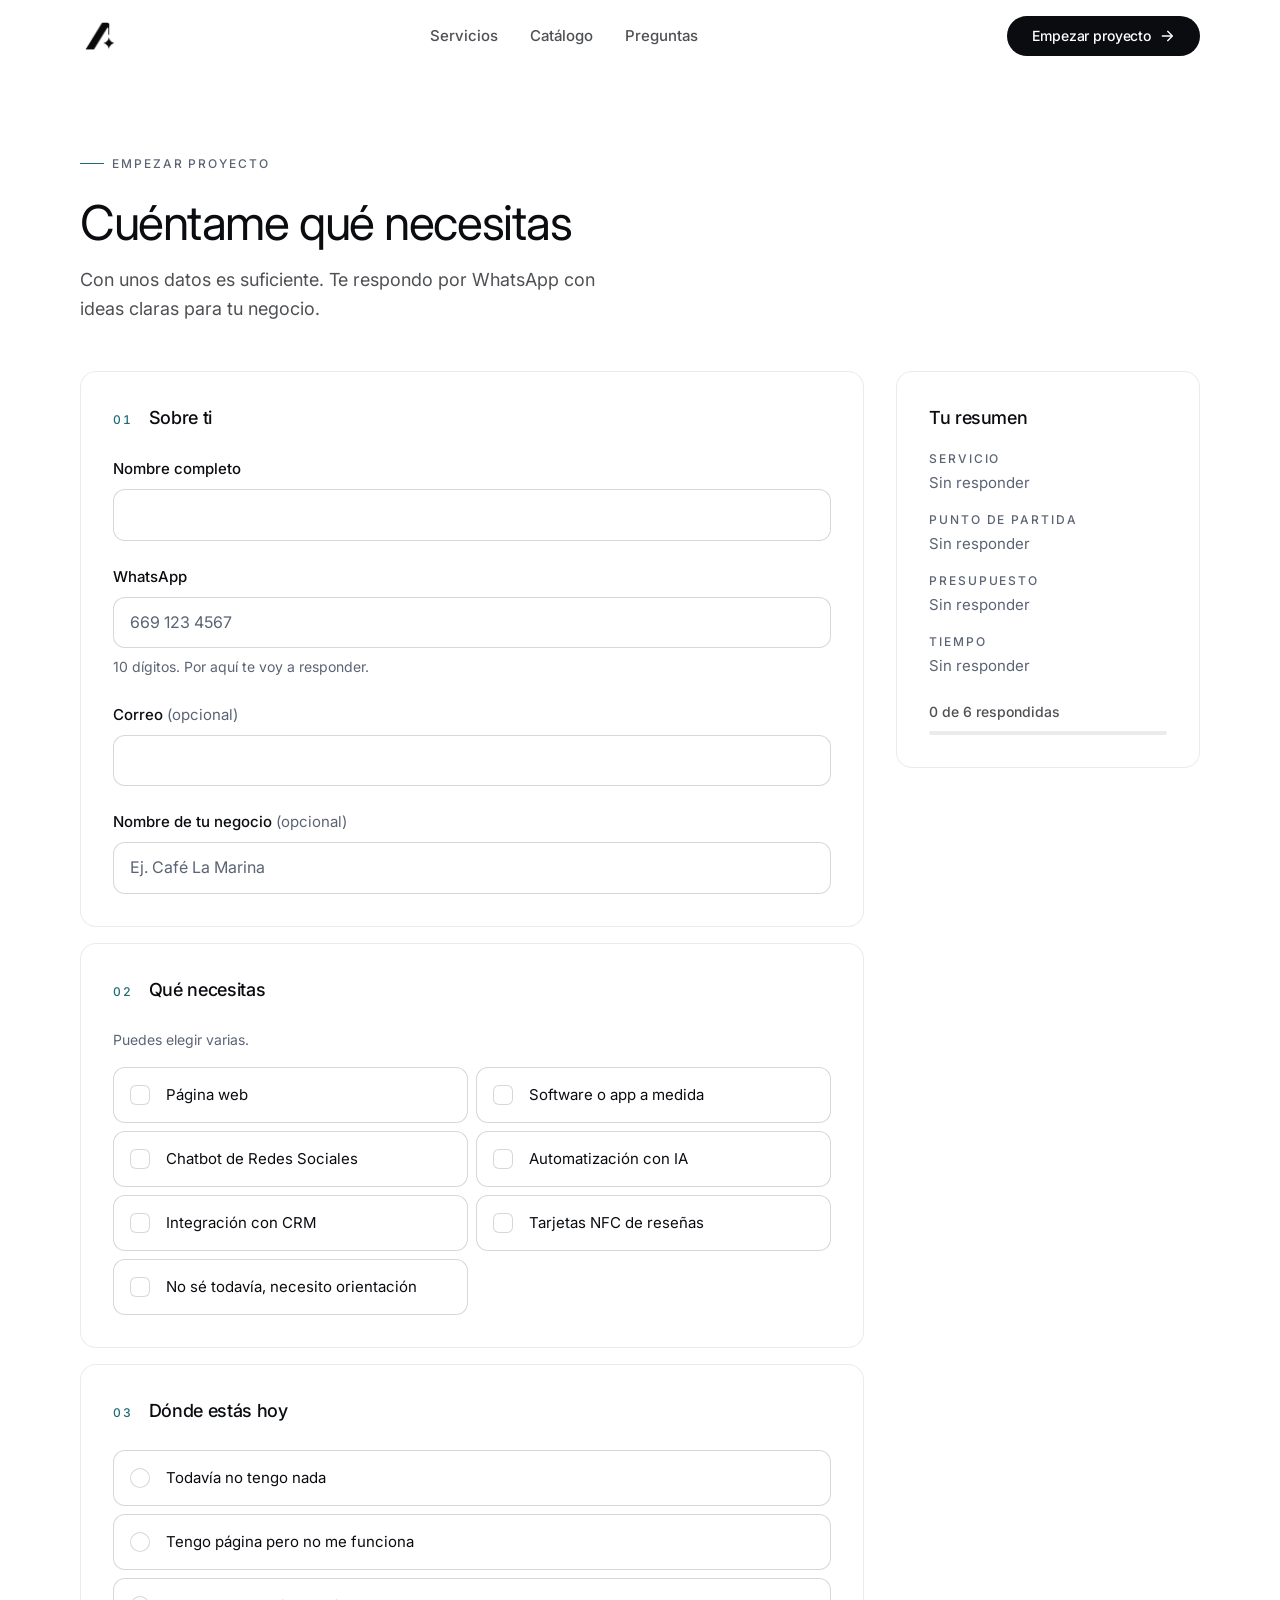
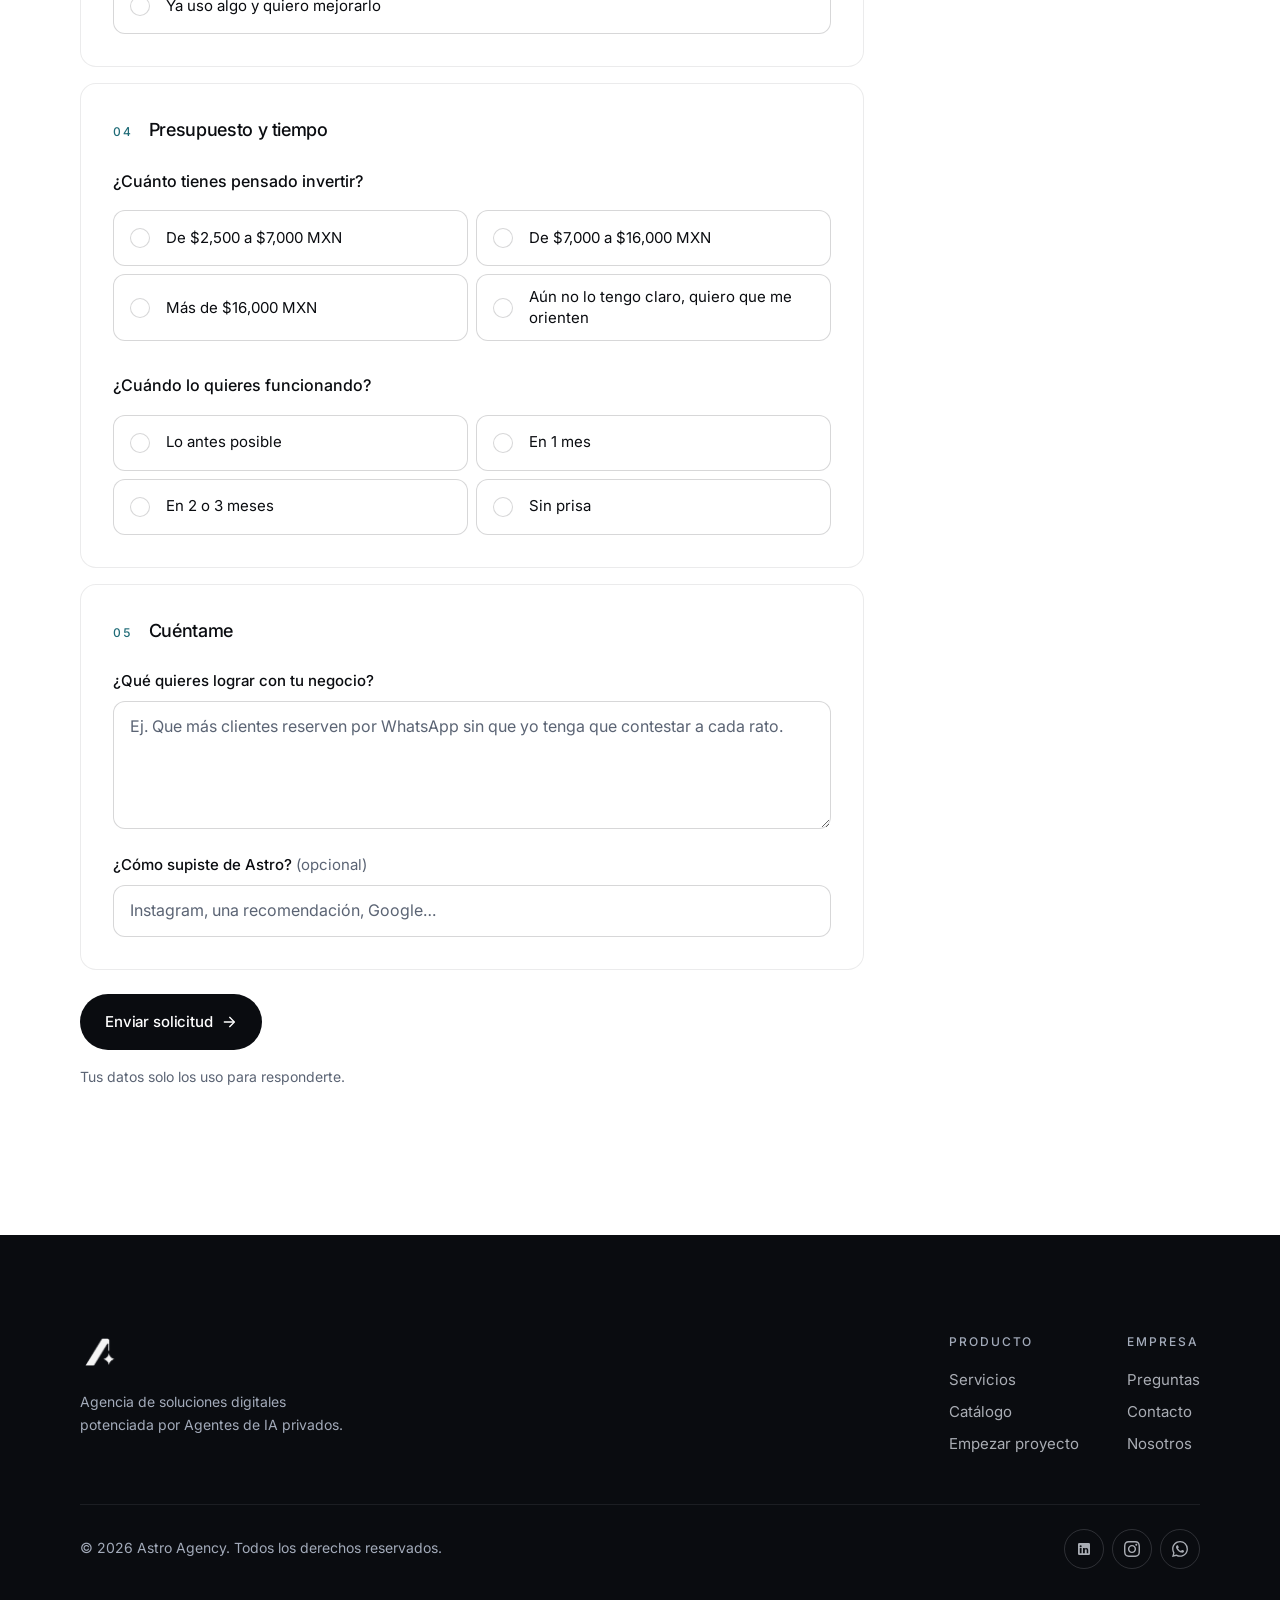
<file: empezar.html>
<!DOCTYPE html>
<html lang="es-MX">
<head>
  <meta charset="UTF-8" />
  <meta name="viewport" content="width=device-width, initial-scale=1.0" />
  <title>Empezar proyecto — Astro</title>
  <meta name="description" content="Cuéntanos qué necesita tu negocio en Mazatlán: página web, chatbot, automatización o tarjetas NFC de reseñas. Te respondemos por WhatsApp en menos de 24 horas." />
  <link rel="canonical" href="https://byastro.lat/empezar.html" />
  <link rel="icon" href="/favicon.ico" sizes="any" />
  <link rel="icon" type="image/png" sizes="32x32" href="assets/favicon-32.png" />
  <link rel="icon" type="image/png" sizes="192x192" href="assets/favicon-192.png" />
  <link rel="apple-touch-icon" href="assets/apple-touch-icon.png" />
  <meta name="theme-color" content="#030509" />
  <meta property="og:title" content="Empezar proyecto — Astro" />
  <meta property="og:description" content="Con unos datos es suficiente. Te respondo por WhatsApp con ideas claras para tu negocio." />
  <meta property="og:type" content="website" />
  <meta property="og:url" content="https://byastro.lat/empezar.html" />
  <meta property="og:locale" content="es_MX" />

  <link rel="preconnect" href="https://fonts.googleapis.com" />
  <link rel="preconnect" href="https://fonts.gstatic.com" crossorigin />
  <link rel="stylesheet" href="https://fonts.googleapis.com/css2?family=Inter:wght@300;400;500&display=swap" />
  <link rel="stylesheet" href="astro.css?v=2026-11-05" />

  <script>
    (function () {
      var t;
      try { t = localStorage.getItem('theme'); } catch (e) {}
      if (t !== 'light' && t !== 'dark') {
        t = window.matchMedia && window.matchMedia('(prefers-color-scheme: dark)').matches ? 'dark' : 'light';
      }
      document.documentElement.setAttribute('data-theme', t);
    })();
  </script>
  <style>
    /* Estilos propios de "Empezar proyecto". Tokens, base, botones, nav y footer en astro.css */

    .start {
      padding: calc(var(--nav-h) + var(--s-6)) 0 var(--section-y);
    }

    .start-header {
      max-width: 640px;
      margin: 0 0 var(--s-6);
    }

    .start-title {
      font-size: var(--fs-h2);
      font-weight: 400;
      line-height: 1.1;
      letter-spacing: var(--tracking-tight);
      color: var(--text);
      margin-bottom: var(--s-2);
    }

    .start-subtitle {
      max-width: 520px;
      color: var(--text-2);
    }

    .start-layout {
      display: grid;
      grid-template-columns: 1fr;
      gap: var(--s-3);
      align-items: start;
    }

    .start-form {
      display: flex;
      flex-direction: column;
      gap: var(--s-2);
    }

    /* Sección del formulario */
    .form-section {
      min-width: 0;
      margin: 0;
      padding: var(--s-3);
    }

    .form-legend {
      display: flex;
      align-items: baseline;
      gap: var(--s-2);
      padding: 0;
      margin-bottom: var(--s-3);
      font-size: 1.125rem;
      font-weight: 500;
      letter-spacing: -0.02em;
      color: var(--text);
    }

    /* El legend nativo se monta sobre el borde; float lo mete dentro de la tarjeta */
    legend.form-legend { float: left; width: 100%; }
    legend.form-legend + * { clear: both; }

    .form-num {
      font-size: var(--fs-xs);
      font-weight: 500;
      letter-spacing: var(--tracking-label);
      font-variant-numeric: tabular-nums;
      color: var(--accent);
    }

    .form-sub {
      font-size: 1rem;
      font-weight: 500;
      color: var(--text);
      margin: 0 0 var(--s-2);
    }

    .form-group {
      border: 0;
      margin: 0;
      padding: 0;
      min-width: 0;
    }

    .form-group + .form-group { margin-top: var(--s-4); }

    .form-hint {
      font-size: var(--fs-sm);
      color: var(--text-3);
      margin: calc(-1 * var(--s-1)) 0 var(--s-2);
    }

    /* Campos de texto */
    .field {
      display: flex;
      flex-direction: column;
      gap: var(--s-1);
    }

    .field + .field { margin-top: var(--s-3); }

    .field-label {
      font-size: var(--fs-md);
      font-weight: 500;
      color: var(--text);
    }

    .field-optional {
      font-weight: 400;
      color: var(--text-3);
    }

    .field-input {
      width: 100%;
      min-height: 48px;
      padding: 12px var(--s-2);
      font: inherit;
      font-size: 1rem;
      color: var(--text);
      background: var(--surface);
      border: 1px solid var(--border-strong);
      border-radius: var(--radius-sm);
      transition: border-color var(--dur-fast) var(--ease);
    }

    .field-input::placeholder { color: var(--text-3); }
    .field-input:hover { border-color: var(--text-3); }

    .field-input:focus {
      outline: 2px solid var(--accent);
      outline-offset: 2px;
      border-color: var(--accent);
    }

    textarea.field-input {
      min-height: 128px;
      resize: vertical;
      line-height: 1.5;
    }

    .field-input[aria-invalid="true"] { border-color: var(--danger); }

    .field-error {
      font-size: var(--fs-sm);
      color: var(--danger);
    }

    .field-error:empty { display: none; }
    .group-error { margin-top: var(--s-1); }

    /* Opciones tipo tarjeta */
    .options {
      display: grid;
      grid-template-columns: 1fr;
      gap: var(--s-1);
    }

    .option {
      position: relative;
      display: flex;
      align-items: center;
      gap: var(--s-2);
      min-height: 56px;
      padding: 12px var(--s-2);
      font-size: var(--fs-md);
      line-height: 1.35;
      color: var(--text);
      background: var(--surface);
      border: 1px solid var(--border-strong);
      border-radius: var(--radius-sm);
      cursor: pointer;
      transition: border-color var(--dur-fast) var(--ease), background-color var(--dur-fast) var(--ease);
    }

    .option:hover { border-color: var(--text-3); }

    .option input {
      position: absolute;
      opacity: 0;
      width: 1px;
      height: 1px;
      pointer-events: none;
    }

    .option-mark {
      flex-shrink: 0;
      display: flex;
      align-items: center;
      justify-content: center;
      width: 20px;
      height: 20px;
      background: var(--surface);
      border: 1px solid var(--border-strong);
      transition: background-color var(--dur-fast) var(--ease), border-color var(--dur-fast) var(--ease);
    }

    .option input[type="checkbox"] + .option-mark { border-radius: 6px; }
    .option input[type="radio"] + .option-mark { border-radius: 50%; }

    .option-mark::after {
      content: "";
      opacity: 0;
      transition: opacity var(--dur-fast) var(--ease);
    }

    .option input[type="checkbox"] + .option-mark::after {
      width: 10px;
      height: 6px;
      border-left: 2px solid var(--on-accent);
      border-bottom: 2px solid var(--on-accent);
      transform: translateY(-1px) rotate(-45deg);
    }

    .option input[type="radio"] + .option-mark::after {
      width: 8px;
      height: 8px;
      border-radius: 50%;
      background: var(--on-accent);
    }

    .option:has(input:checked) {
      border-color: var(--accent);
      background: var(--accent-soft);
    }

    .option input:checked + .option-mark {
      background: var(--accent);
      border-color: var(--accent);
    }

    .option input:checked + .option-mark::after { opacity: 1; }

    .option:has(input:focus-visible) {
      outline: 2px solid var(--accent);
      outline-offset: 3px;
    }

    .options.is-invalid .option { border-color: var(--danger); }

    /* Honeypot */
    .hp {
      position: absolute;
      left: -10000px;
      top: auto;
      width: 1px;
      height: 1px;
      overflow: hidden;
    }

    /* Envío */
    .form-actions {
      display: flex;
      flex-direction: column;
      gap: var(--s-2);
      padding-top: var(--s-1);
    }

    .form-actions .btn {
      width: 100%;
      min-height: 56px;
    }

    .form-privacy {
      font-size: var(--fs-sm);
      color: var(--text-3);
      text-align: center;
    }

    .submit-error { border-color: var(--danger); }
    .submit-error .btn { margin-top: var(--s-2); }

    /* Panel de resumen */
    .summary { padding: var(--s-3); }

    .summary-title {
      font-size: 1.125rem;
      font-weight: 500;
      letter-spacing: -0.02em;
      color: var(--text);
      margin-bottom: var(--s-2);
    }

    .summary-list {
      display: flex;
      flex-direction: column;
      gap: var(--s-2);
      margin-bottom: var(--s-3);
    }

    .summary-item dt {
      font-size: var(--fs-xs);
      font-weight: 500;
      letter-spacing: var(--tracking-label);
      text-transform: uppercase;
      color: var(--text-3);
      margin-bottom: 4px;
    }

    .summary-item dd {
      font-size: var(--fs-md);
      line-height: 1.45;
      color: var(--text);
    }

    .summary-item dd.is-empty { color: var(--text-3); }

    .summary-progress-label {
      display: block;
      margin-bottom: var(--s-1);
      font-size: var(--fs-sm);
      font-weight: 500;
      color: var(--text-2);
    }

    .summary-bar {
      height: 4px;
      overflow: hidden;
      background: var(--border);
      border-radius: var(--radius-pill);
    }

    .summary-bar-fill {
      height: 100%;
      width: 0;
      background: var(--accent);
      border-radius: inherit;
      transition: width var(--dur) var(--ease);
    }

    /* Pantalla de éxito */
    .success {
      max-width: 640px;
      padding: var(--s-5) var(--s-3);
      text-align: center;
    }

    .success:focus { outline: none; }

    .success-icon {
      display: flex;
      align-items: center;
      justify-content: center;
      width: 56px;
      height: 56px;
      margin: 0 auto var(--s-3);
      border-radius: 50%;
      color: var(--accent);
      border: 1px solid var(--border-strong);
    }

    .success-icon svg {
      width: 24px;
      height: 24px;
    }

    .success-title {
      font-size: clamp(1.5rem, 1.1rem + 1.5vw, 2rem);
      font-weight: 400;
      line-height: 1.2;
      letter-spacing: var(--tracking-tight);
      color: var(--text);
      margin-bottom: var(--s-2);
    }

    .success-text {
      color: var(--text-2);
      margin-bottom: var(--s-4);
    }

    .success-actions {
      display: flex;
      flex-direction: column;
      gap: var(--s-2);
      align-items: stretch;
    }

    /* ==========================================================
       RESPONSIVE
       ========================================================== */
    @media (min-width: 600px) {
      .options--grid { grid-template-columns: repeat(2, 1fr); }
      .form-section,
      .summary { padding: var(--s-4); }
      .success-actions {
        flex-direction: row;
        justify-content: center;
      }
    }

    @media (min-width: 900px) {
      .start { padding-top: calc(var(--nav-h) + var(--s-8)); }
      .start-layout {
        grid-template-columns: minmax(0, 1fr) 304px;
        gap: var(--s-4);
      }
      .summary {
        position: sticky;
        top: calc(var(--nav-h) + var(--s-3));
      }
      .form-actions .btn {
        width: auto;
        align-self: flex-start;
      }
      .form-privacy { text-align: left; }
    }
  </style>
</head>
<body>

  <!-- ============================================================
       NAVIGATION
       ============================================================ -->
  <header class="nav" id="nav">
    <div class="container nav-inner">
      <a href="/" class="nav-logo" aria-label="Astro — inicio">
        <img
          class="nav-logo-img"
          src="assets/astro-logo-icon.png"
          width="243"
          height="225"
          alt="Logo Astro"
          decoding="async"
        />
      </a>

      <nav class="nav-links" aria-label="Principal">
        <a href="/#pricing" class="nav-link">Servicios</a>
        <a href="/catalogo.html" class="nav-link">Catálogo</a>
        <a href="/#faq" class="nav-link">Preguntas</a>
      </nav>

      <a href="/empezar.html" class="btn btn-primary nav-cta" aria-current="page">
        Empezar proyecto
        <svg viewBox="0 0 24 24" fill="none" stroke="currentColor" stroke-width="2" stroke-linecap="round" stroke-linejoin="round" aria-hidden="true">
          <path d="M5 12h14" />
          <path d="M13 5l7 7-7 7" />
        </svg>
      </a>

      <button class="nav-toggle" id="navToggle" aria-label="Abrir o cerrar menú" aria-expanded="false" aria-controls="mobileMenu">
        <span class="nav-toggle-icon">
          <span></span><span></span><span></span>
        </span>
      </button>
    </div>
  </header>

  <div class="mobile-menu" id="mobileMenu">
    <a href="/#pricing">Servicios</a>
    <a href="/catalogo.html">Catálogo</a>
    <a href="/#faq">Preguntas</a>
    <a href="/empezar.html" class="btn btn-primary" aria-current="page">
      Empezar proyecto
      <svg viewBox="0 0 24 24" fill="none" stroke="currentColor" stroke-width="2" stroke-linecap="round" stroke-linejoin="round" aria-hidden="true"><path d="M5 12h14"/><path d="M13 5l7 7-7 7"/></svg>
    </a>
  </div>

  <main class="start" id="main">
    <div class="container">

      <header class="start-header">
        <span class="eyebrow">Empezar proyecto</span>
        <h1 class="start-title">Cuéntame qué necesitas</h1>
        <p class="start-subtitle">Con unos datos es suficiente. Te respondo por WhatsApp con ideas claras para tu negocio.</p>
      </header>

      <div class="start-layout" id="startLayout">

        <form class="start-form" id="startForm" novalidate>

          <!-- 01 -->
          <fieldset class="card form-section">
            <legend class="form-legend"><span class="form-num" aria-hidden="true">01</span> Sobre ti</legend>

            <div class="field">
              <label class="field-label" for="nombre">Nombre completo</label>
              <input class="field-input" type="text" id="nombre" name="nombre" autocomplete="name" required aria-describedby="nombre-error" />
              <p class="field-error" id="nombre-error" aria-live="polite"></p>
            </div>

            <div class="field">
              <label class="field-label" for="whatsapp">WhatsApp</label>
              <input class="field-input" type="tel" id="whatsapp" name="whatsapp" inputmode="tel" autocomplete="tel-national" placeholder="669 123 4567" required aria-describedby="whatsapp-hint whatsapp-error" />
              <p class="form-hint" id="whatsapp-hint" style="margin: 0;">10 dígitos. Por aquí te voy a responder.</p>
              <p class="field-error" id="whatsapp-error" aria-live="polite"></p>
            </div>

            <div class="field">
              <label class="field-label" for="correo">Correo <span class="field-optional">(opcional)</span></label>
              <input class="field-input" type="email" id="correo" name="correo" autocomplete="email" aria-describedby="correo-error" />
              <p class="field-error" id="correo-error" aria-live="polite"></p>
            </div>

            <div class="field">
              <label class="field-label" for="negocio">Nombre de tu negocio <span class="field-optional">(opcional)</span></label>
              <input class="field-input" type="text" id="negocio" name="negocio" autocomplete="organization" placeholder="Ej. Café La Marina" />
            </div>
          </fieldset>

          <!-- 02 -->
          <fieldset class="card form-section" aria-describedby="servicios-hint servicios-error">
            <legend class="form-legend"><span class="form-num" aria-hidden="true">02</span> Qué necesitas</legend>
            <p class="form-hint" id="servicios-hint">Puedes elegir varias.</p>

            <div class="options options--grid" id="servicios-options">
              <label class="option"><input type="checkbox" name="servicios" value="Página web" /><span class="option-mark" aria-hidden="true"></span>Página web</label>
              <label class="option"><input type="checkbox" name="servicios" value="Software o app a medida" /><span class="option-mark" aria-hidden="true"></span>Software o app a medida</label>
              <label class="option"><input type="checkbox" name="servicios" value="Chatbot de Redes Sociales" /><span class="option-mark" aria-hidden="true"></span>Chatbot de Redes Sociales</label>
              <label class="option"><input type="checkbox" name="servicios" value="Automatización con IA" /><span class="option-mark" aria-hidden="true"></span>Automatización con IA</label>
              <label class="option"><input type="checkbox" name="servicios" value="Integración con CRM" /><span class="option-mark" aria-hidden="true"></span>Integración con CRM</label>
              <label class="option"><input type="checkbox" name="servicios" value="Tarjetas NFC de reseñas" /><span class="option-mark" aria-hidden="true"></span>Tarjetas NFC de reseñas</label>
              <label class="option"><input type="checkbox" name="servicios" value="No sé todavía, necesito orientación" /><span class="option-mark" aria-hidden="true"></span>No sé todavía, necesito orientación</label>
            </div>
            <p class="field-error group-error" id="servicios-error" aria-live="polite"></p>
          </fieldset>

          <!-- 03 -->
          <fieldset class="card form-section" aria-describedby="punto-error">
            <legend class="form-legend"><span class="form-num" aria-hidden="true">03</span> Dónde estás hoy</legend>

            <div class="options" id="punto-options">
              <label class="option"><input type="radio" name="punto" value="Todavía no tengo nada" /><span class="option-mark" aria-hidden="true"></span>Todavía no tengo nada</label>
              <label class="option"><input type="radio" name="punto" value="Tengo página pero no me funciona" /><span class="option-mark" aria-hidden="true"></span>Tengo página pero no me funciona</label>
              <label class="option"><input type="radio" name="punto" value="Ya uso algo y quiero mejorarlo" /><span class="option-mark" aria-hidden="true"></span>Ya uso algo y quiero mejorarlo</label>
            </div>
            <p class="field-error group-error" id="punto-error" aria-live="polite"></p>
          </fieldset>

          <!-- 04 -->
          <div class="card form-section">
            <h2 class="form-legend"><span class="form-num" aria-hidden="true">04</span> Presupuesto y tiempo</h2>

            <fieldset class="form-group" aria-describedby="presupuesto-error">
              <legend class="form-sub">¿Cuánto tienes pensado invertir?</legend>
              <div class="options options--grid" id="presupuesto-options">
                <label class="option"><input type="radio" name="presupuesto" value="De $2,500 a $7,000 MXN" /><span class="option-mark" aria-hidden="true"></span>De $2,500 a $7,000 MXN</label>
                <label class="option"><input type="radio" name="presupuesto" value="De $7,000 a $16,000 MXN" /><span class="option-mark" aria-hidden="true"></span>De $7,000 a $16,000 MXN</label>
                <label class="option"><input type="radio" name="presupuesto" value="Más de $16,000 MXN" /><span class="option-mark" aria-hidden="true"></span>Más de $16,000 MXN</label>
                <label class="option"><input type="radio" name="presupuesto" value="Aún no lo tengo claro, quiero que me orienten" /><span class="option-mark" aria-hidden="true"></span>Aún no lo tengo claro, quiero que me orienten</label>
              </div>
              <p class="field-error group-error" id="presupuesto-error" aria-live="polite"></p>
            </fieldset>

            <fieldset class="form-group" aria-describedby="tiempo-error">
              <legend class="form-sub">¿Cuándo lo quieres funcionando?</legend>
              <div class="options options--grid" id="tiempo-options">
                <label class="option"><input type="radio" name="tiempo" value="Lo antes posible" /><span class="option-mark" aria-hidden="true"></span>Lo antes posible</label>
                <label class="option"><input type="radio" name="tiempo" value="En 1 mes" /><span class="option-mark" aria-hidden="true"></span>En 1 mes</label>
                <label class="option"><input type="radio" name="tiempo" value="En 2 o 3 meses" /><span class="option-mark" aria-hidden="true"></span>En 2 o 3 meses</label>
                <label class="option"><input type="radio" name="tiempo" value="Sin prisa" /><span class="option-mark" aria-hidden="true"></span>Sin prisa</label>
              </div>
              <p class="field-error group-error" id="tiempo-error" aria-live="polite"></p>
            </fieldset>
          </div>

          <!-- 05 -->
          <fieldset class="card form-section">
            <legend class="form-legend"><span class="form-num" aria-hidden="true">05</span> Cuéntame</legend>

            <div class="field">
              <label class="field-label" for="objetivo">¿Qué quieres lograr con tu negocio?</label>
              <textarea class="field-input" id="objetivo" name="objetivo" rows="4" required placeholder="Ej. Que más clientes reserven por WhatsApp sin que yo tenga que contestar a cada rato." aria-describedby="objetivo-error"></textarea>
              <p class="field-error" id="objetivo-error" aria-live="polite"></p>
            </div>

            <div class="field">
              <label class="field-label" for="origen">¿Cómo supiste de Astro? <span class="field-optional">(opcional)</span></label>
              <input class="field-input" type="text" id="origen" name="origen" placeholder="Instagram, una recomendación, Google…" />
            </div>
          </fieldset>

          <!-- Honeypot: los humanos no lo ven -->
          <div class="hp" aria-hidden="true">
            <label for="botcheck">No llenes este campo</label>
            <input type="text" id="botcheck" name="botcheck" tabindex="-1" autocomplete="off" />
          </div>

          <div class="pricing-note-box submit-error" id="submitError" role="alert" hidden>
            <p class="pricing-note-box-title">No se pudo enviar</p>
            <p id="submitErrorText">Revisa tu conexión e inténtalo de nuevo, o escríbeme directo por WhatsApp. Lo que llenaste sigue aquí.</p>
            <a class="btn btn-secondary" id="errorWhatsapp" href="#" target="_blank" rel="noopener noreferrer">Escribirme por WhatsApp</a>
          </div>

          <div class="form-actions">
            <button type="submit" class="btn btn-primary" id="submitBtn">
              <span class="btn-label">Enviar solicitud</span>
              <svg viewBox="0 0 24 24" fill="none" stroke="currentColor" stroke-width="2" stroke-linecap="round" stroke-linejoin="round" aria-hidden="true"><path d="M5 12h14"/><path d="M13 5l7 7-7 7"/></svg>
            </button>
            <p class="form-privacy">Tus datos solo los uso para responderte.</p>
          </div>
        </form>

        <aside class="card summary" id="summary" aria-labelledby="summary-title">
          <h2 class="summary-title" id="summary-title">Tu resumen</h2>
          <dl class="summary-list" aria-live="polite">
            <div class="summary-item">
              <dt>Servicio</dt>
              <dd class="is-empty" data-summary="servicios">Sin responder</dd>
            </div>
            <div class="summary-item">
              <dt>Punto de partida</dt>
              <dd class="is-empty" data-summary="punto">Sin responder</dd>
            </div>
            <div class="summary-item">
              <dt>Presupuesto</dt>
              <dd class="is-empty" data-summary="presupuesto">Sin responder</dd>
            </div>
            <div class="summary-item">
              <dt>Tiempo</dt>
              <dd class="is-empty" data-summary="tiempo">Sin responder</dd>
            </div>
          </dl>
          <span class="summary-progress-label" id="progressLabel" aria-live="polite">0 de 6 respondidas</span>
          <div class="summary-bar" role="progressbar" aria-labelledby="progressLabel" aria-valuemin="0" aria-valuemax="6" aria-valuenow="0" id="progressBar">
            <div class="summary-bar-fill" id="progressFill"></div>
          </div>
        </aside>
      </div>

      <section class="card success" id="success" tabindex="-1" aria-labelledby="success-title" hidden>
        <div class="success-icon" aria-hidden="true">
          <svg viewBox="0 0 24 24" fill="none" stroke="currentColor" stroke-width="2.2" stroke-linecap="round" stroke-linejoin="round"><path d="M20 6L9 17l-5-5"/></svg>
        </div>
        <h2 class="success-title" id="success-title">Listo, recibí tu solicitud.</h2>
        <p class="success-text">Te escribo por WhatsApp en menos de 24 horas.</p>
        <div class="success-actions">
          <a class="btn btn-primary" id="calendarBtn" href="https://calendar.app.google/isoHAyYLjibSVk5j6" target="_blank" rel="noopener noreferrer">
            Agendar llamada de exploración
            <svg viewBox="0 0 24 24" fill="none" stroke="currentColor" stroke-width="2" stroke-linecap="round" stroke-linejoin="round" aria-hidden="true"><path d="M5 12h14"/><path d="M13 5l7 7-7 7"/></svg>
          </a>
          <a class="btn btn-secondary" id="successWhatsapp" href="#" target="_blank" rel="noopener noreferrer">Escribirme por WhatsApp</a>
        </div>
      </section>

    </div>
  </main>

  <!-- ============================================================
       FOOTER
       ============================================================ -->
  <footer class="footer on-dark">
    <div class="container">
      <div class="footer-inner">
        <div class="footer-brand">
          <a href="/" class="nav-logo" aria-label="Astro — inicio">
            <img
              class="nav-logo-img"
              src="assets/astro-logo-icon.png"
              width="243"
              height="225"
              alt="Logo Astro"
              decoding="async"
            />
          </a>
          <p class="footer-tagline">Agencia de soluciones digitales potenciada por Agentes de IA privados.</p>
        </div>

        <div class="footer-links">
          <div class="footer-col">
            <span class="footer-col-title">Producto</span>
            <a href="/#pricing">Servicios</a>
            <a href="/catalogo.html">Catálogo</a>
            <a href="/empezar.html">Empezar proyecto</a>
          </div>
          <div class="footer-col">
            <span class="footer-col-title">Empresa</span>
            <a href="/#faq">Preguntas</a>
            <a href="/#cta">Contacto</a>
            <a href="/#hero">Nosotros</a>
          </div>
        </div>
      </div>

      <div class="footer-bottom">
        <p class="footer-copy">&copy; 2026 Astro Agency. Todos los derechos reservados. </p>
        <div class="footer-social">
          <a href="https://www.linkedin.com/in/jasonfloresastroautomations" target="_blank" rel="noopener noreferrer" aria-label="LinkedIn — perfil de Jason Flores">
            <svg viewBox="0 0 24 24" fill="currentColor" aria-hidden="true"><path d="M19 3a2 2 0 012 2v14a2 2 0 01-2 2H5a2 2 0 01-2-2V5a2 2 0 012-2h14zM8.34 18.34V10.5H5.67v7.84h2.67zM7 9.32a1.55 1.55 0 100-3.1 1.55 1.55 0 000 3.1zm11.34 9.02v-4.3c0-2.3-1.23-3.37-2.87-3.37a2.48 2.48 0 00-2.25 1.24V10.5H10.5c.04.75 0 7.84 0 7.84h2.72v-4.38c0-.24.02-.49.09-.66.2-.49.64-.99 1.39-.99.98 0 1.37.75 1.37 1.84v4.19h2.27z"/></svg>
          </a>
          <a href="https://www.instagram.com/byastro.mx/" target="_blank" rel="noopener noreferrer" aria-label="Instagram — @byastro.mx">
            <svg viewBox="0 0 24 24" fill="currentColor" aria-hidden="true"><path d="M12 2.163c3.204 0 3.584.012 4.85.07 3.252.148 4.771 1.691 4.919 4.919.058 1.265.069 1.645.069 4.849 0 3.205-.012 3.584-.069 4.849-.149 3.225-1.664 4.771-4.919 4.919-1.266.058-1.644.07-4.85.07-3.204 0-3.584-.012-4.849-.07-3.26-.149-4.771-1.699-4.919-4.92-.058-1.265-.07-1.644-.07-4.849 0-3.204.013-3.583.07-4.849.149-3.227 1.664-4.771 4.919-4.919 1.266-.057 1.645-.069 4.849-.069zm0-2.163c-3.259 0-3.667.014-4.947.072-4.358.2-6.78 2.618-6.98 6.98-.059 1.281-.073 1.689-.073 4.948 0 3.259.014 3.668.072 4.948.2 4.358 2.618 6.78 6.98 6.98 1.281.058 1.689.072 4.948.072 3.259 0 3.668-.014 4.948-.072 4.354-.2 6.782-2.618 6.979-6.98.059-1.28.073-1.689.073-4.948 0-3.259-.014-3.667-.072-4.947-.196-4.354-2.617-6.78-6.979-6.98-1.281-.059-1.69-.073-4.949-.073zm0 5.838c-3.403 0-6.162 2.759-6.162 6.162s2.759 6.163 6.162 6.163 6.162-2.759 6.162-6.163c0-3.403-2.759-6.162-6.162-6.162zm0 10.162c-2.209 0-4-1.79-4-4 0-2.209 1.791-4 4-4s4 1.791 4 4c0 2.21-1.791 4-4 4zm6.406-11.845c-.796 0-1.441.645-1.441 1.44s.645 1.44 1.441 1.44c.795 0 1.439-.645 1.439-1.44s-.644-1.44-1.439-1.44z"/></svg>
          </a>
          <a href="https://wa.me/526691520390" target="_blank" rel="noopener noreferrer" aria-label="WhatsApp — escribir al 669 152 0390">
            <svg viewBox="0 0 24 24" fill="currentColor" aria-hidden="true"><path d="M17.472 14.382c-.297-.149-1.758-.867-2.03-.967-.273-.099-.471-.148-.67.15-.197.297-.767.966-.94 1.164-.173.199-.347.223-.644.075-.297-.15-1.255-.463-2.39-1.475-.883-.788-1.48-1.761-1.653-2.059-.173-.297-.018-.458.13-.606.134-.133.298-.347.446-.52.149-.174.198-.298.298-.497.099-.198.05-.371-.025-.52-.075-.149-.669-1.612-.916-2.207-.242-.579-.487-.5-.669-.51-.173-.008-.371-.01-.57-.01-.198 0-.52.074-.792.372-.272.297-1.04 1.016-1.04 2.479 0 1.462 1.065 2.875 1.213 3.074.149.198 2.096 3.2 5.077 4.487.709.306 1.262.489 1.694.625.712.227 1.36.195 1.871.118.571-.085 1.758-.719 2.006-1.413.248-.694.248-1.289.173-1.413-.074-.124-.272-.198-.57-.347m-5.421 7.403h-.004a9.87 9.87 0 01-5.031-1.378l-.361-.214-3.741.982.998-3.648-.235-.374a9.86 9.86 0 01-1.51-5.26c.001-5.45 4.436-9.884 9.888-9.884 2.64 0 5.122 1.03 6.988 2.898a9.825 9.825 0 012.893 6.994c-.003 5.45-4.435 9.884-9.885 9.884m8.413-18.297A11.815 11.815 0 0012.05 0C5.495 0 .16 5.335.157 11.892c0 2.096.547 4.142 1.588 5.945L.057 24l6.305-1.654a11.882 11.882 0 005.683 1.448h.005c6.554 0 11.89-5.335 11.893-11.893a11.821 11.821 0 00-3.48-8.413z"/></svg>
          </a>
        </div>
      </div>
    </div>
  </footer>

  <script src="empezar.js" defer></script>
</body>
</html>
</file>
<file: astro.css>
/* ==========================================================================
   Astro — sistema visual compartido (index.html + empezar.html)
   Editorial y minimalista: Inter, mucho espacio, bordes de 1px, una sola curva.
   ========================================================================== */

/* --------------------------------------------------------------------------
   TOKENS
   -------------------------------------------------------------------------- */
:root {
  /* Marca */
  --c-black: #030509;
  --c-ink: #0a0c10;
  --c-charcoal: #111318;
  --c-mint: #5FEAD4;
  --c-sky: #7EC8E3;
  --c-lavender: #B8C8F0;
  --c-gray: #8892A4;
  --c-mist: #E8ECF4;
  --c-paper: #ffffff;
  --c-paper-alt: #F4F5F7;
  --c-teal: #1F6B77;   /* menta llevada a contraste AA sobre fondos claros */
  --c-slate: #5B6474;  /* gris de marca llevado a contraste AA sobre fondos claros */
  --c-graphite: #0A0C10;      /* negro de marca (= botones/--c-ink): recuadros y footer en tema claro */
  --c-graphite-deep: #15181E; /* superficies dentro del grafito: un escalón más claro para separarlas */
  --c-graphite-muted: #A3ABBA; /* texto tenue con contraste AA sobre grafito */

  /* Footer — cierre de la página */
  --footer-bg: var(--c-graphite);
  --footer-border: transparent;
  --footer-text-3: var(--c-graphite-muted);

  /* Tema claro (por defecto) */
  --bg: var(--c-paper);
  --bg-alt: var(--c-paper-alt);
  --surface: var(--c-paper);
  --text: var(--c-ink);
  --text-2: rgba(10, 12, 16, 0.72);
  --text-3: var(--c-slate);
  --accent: var(--c-teal);
  --accent-soft: rgba(31, 107, 119, 0.06);
  --on-accent: #ffffff;
  --danger: #B42318;
  --border: rgba(10, 12, 16, 0.08);
  --border-strong: rgba(10, 12, 16, 0.16);
  --nav-bg: rgba(255, 255, 255, 0.8);
  --menu-bg: rgba(255, 255, 255, 0.97);
  --btn-bg: var(--c-ink);
  --btn-fg: #ffffff;
  --logo-filter: invert(1);
  color-scheme: light;

  /* Tipografía — solo Inter */
  --font: "Inter", system-ui, -apple-system, "Segoe UI", sans-serif;
  --fs-display: clamp(2.5rem, 1.25rem + 5.2vw, 5rem);
  --fs-h2: clamp(2rem, 1.25rem + 2.6vw, 3rem);
  --fs-h3: clamp(1.75rem, 1.25rem + 1.8vw, 2.5rem);
  --fs-lg: 1.25rem;
  --fs-body: clamp(1rem, 0.95rem + 0.25vw, 1.125rem);
  --fs-md: 0.9375rem;
  --fs-sm: 0.875rem;
  --fs-xs: 0.75rem;
  --tracking-tight: -0.03em;
  --tracking-label: 0.16em;

  /* Espaciado — base 8px */
  --s-1: 8px;
  --s-2: 16px;
  --s-3: 24px;
  --s-4: 32px;
  --s-5: 40px;
  --s-6: 48px;
  --s-8: 64px;
  --s-12: 96px;
  --s-16: 128px;
  --container: 1120px;
  --gutter: 40px;
  --section-y: clamp(96px, 6rem + 4vw, 160px);
  --nav-h: 80px;

  /* Forma y movimiento */
  --radius: 16px;
  --radius-sm: 12px;
  --radius-pill: 75px;
  --ease: cubic-bezier(0.19, 1, 0.22, 1);
  --dur: 600ms;
  --dur-fast: 300ms;
}

/* Tema oscuro. .on-dark aplica los mismos valores a zonas siempre oscuras (hero, nav sobre el hero). */
:root[data-theme="dark"],
.on-dark {
  --bg: var(--c-ink);
  --bg-alt: var(--c-charcoal);
  --surface: var(--c-charcoal);
  --text: var(--c-mist);
  --text-2: rgba(232, 236, 244, 0.72);
  --text-3: var(--c-gray);
  --accent: var(--c-mint);
  --accent-soft: rgba(95, 234, 212, 0.08);
  --on-accent: var(--c-black);
  --danger: #F97066;
  --border: rgba(232, 236, 244, 0.08);
  --border-strong: rgba(232, 236, 244, 0.16);
  --nav-bg: rgba(10, 12, 16, 0.72);
  --menu-bg: rgba(10, 12, 16, 0.97);
  --btn-bg: var(--c-mist);
  --btn-fg: var(--c-black);
  --logo-filter: none;
  color-scheme: dark;
}

/* Footer en tema oscuro: un escalón más claro que la página y borde marcado,
   para que se lea como el límite del sitio. (Va aparte de .on-dark a propósito.) */
:root[data-theme="dark"] {
  --footer-bg: #161920;
  --footer-border: rgba(232, 236, 244, 0.16);
  --footer-text-3: var(--c-gray);
}

/* --------------------------------------------------------------------------
   BASE
   -------------------------------------------------------------------------- */
*,
*::before,
*::after {
  box-sizing: border-box;
  margin: 0;
  padding: 0;
}

html {
  scroll-behavior: smooth;
  -webkit-font-smoothing: antialiased;
  -moz-osx-font-smoothing: grayscale;
  text-rendering: optimizeLegibility;
}

body {
  font-family: var(--font);
  font-size: var(--fs-body);
  line-height: 1.6;
  color: var(--text);
  background: var(--bg);
  overflow-x: hidden;
  min-height: 100vh;
  transition: background-color var(--dur-fast) var(--ease), color var(--dur-fast) var(--ease);
}

img,
svg {
  display: block;
  max-width: 100%;
  height: auto;
}

a {
  color: inherit;
  text-decoration: none;
  transition: color var(--dur-fast) var(--ease);
}

button {
  font-family: inherit;
  cursor: pointer;
  border: none;
  background: none;
  color: inherit;
}

ul {
  list-style: none;
}

:focus-visible {
  outline: 2px solid var(--accent);
  outline-offset: 3px;
  border-radius: 4px;
}

[hidden] {
  display: none !important;
}

/* --------------------------------------------------------------------------
   UTILIDADES
   -------------------------------------------------------------------------- */
.container {
  width: 100%;
  max-width: calc(var(--container) + 2 * var(--gutter));
  margin-inline: auto;
  padding-inline: var(--gutter);
}

.divider {
  display: block;
  width: calc(100% - 2 * var(--gutter));
  max-width: var(--container);
  height: 1px;
  margin: 0 auto;
  border: 0;
  background: var(--border);
}

/* Label pequeño en mayúsculas */
.eyebrow,
.label {
  font-size: var(--fs-xs);
  font-weight: 500;
  letter-spacing: var(--tracking-label);
  text-transform: uppercase;
  color: var(--text-3);
}

.eyebrow {
  display: inline-flex;
  align-items: center;
  gap: var(--s-1);
  margin-bottom: var(--s-3);
}

.eyebrow::before {
  content: "";
  width: var(--s-3);
  height: 1px;
  background: var(--accent);
}

/* --------------------------------------------------------------------------
   BOTONES — pill, primario y secundario
   -------------------------------------------------------------------------- */
.btn {
  display: inline-flex;
  align-items: center;
  justify-content: center;
  gap: var(--s-1);
  min-height: 48px;
  padding: 0 var(--s-3);
  font-size: var(--fs-md);
  font-weight: 500;
  letter-spacing: -0.01em;
  line-height: 1.2;
  text-align: center;
  border: 1px solid transparent;
  border-radius: var(--radius-pill);
  transition:
    background-color var(--dur-fast) var(--ease),
    border-color var(--dur-fast) var(--ease),
    color var(--dur-fast) var(--ease);
}

.btn svg {
  flex-shrink: 0;
  width: 16px;
  height: 16px;
  transition: transform var(--dur-fast) var(--ease);
}

.btn:hover svg {
  transform: translateX(4px);
}

.btn-primary {
  background: var(--btn-bg);
  color: var(--btn-fg);
}

.btn-primary:hover {
  background: var(--c-mint);
  color: var(--c-black);
}

.btn-secondary {
  background: transparent;
  color: var(--text);
  border-color: var(--border-strong);
}

.btn-secondary:hover {
  border-color: var(--text);
}

.btn[disabled] {
  opacity: 0.6;
  cursor: not-allowed;
}

/* --------------------------------------------------------------------------
   TARJETA
   -------------------------------------------------------------------------- */
.card {
  position: relative;
  background: var(--surface);
  border: 1px solid var(--border);
  border-radius: var(--radius);
  padding: var(--s-4);
}

/* Nota con título (precios y formulario) */
.pricing-note-box {
  border: 1px solid var(--border);
  border-radius: var(--radius);
  padding: var(--s-3);
}

.pricing-note-box-title {
  font-size: var(--fs-xs);
  font-weight: 500;
  letter-spacing: var(--tracking-label);
  text-transform: uppercase;
  color: var(--text);
  margin-bottom: var(--s-1);
}

.pricing-note-box p:not(.pricing-note-box-title) {
  font-size: var(--fs-sm);
  color: var(--text-2);
  line-height: 1.6;
}

/* --------------------------------------------------------------------------
   NAVEGACIÓN
   -------------------------------------------------------------------------- */
.nav {
  position: fixed;
  top: 0;
  left: 0;
  right: 0;
  z-index: 100;
  padding: var(--s-2) 0;
  color: var(--text);
  border-bottom: 1px solid transparent;
  transition:
    opacity var(--dur) var(--ease),
    background-color var(--dur-fast) var(--ease),
    border-color var(--dur-fast) var(--ease),
    color var(--dur-fast) var(--ease);
}

.nav.is-scrolled {
  background: var(--nav-bg);
  -webkit-backdrop-filter: blur(16px) saturate(160%);
  backdrop-filter: blur(16px) saturate(160%);
  border-bottom-color: var(--border);
}

.nav-inner {
  display: flex;
  align-items: center;
  justify-content: space-between;
  gap: var(--s-4);
}

.nav-logo {
  display: inline-flex;
  align-items: center;
  justify-content: center;
  align-self: stretch;
  line-height: 0;
  flex-shrink: 0;
}

.nav-logo {
  min-width: 40px;
  min-height: 40px;
}

.nav-logo-img {
  display: block;
  height: 28px;
  width: auto;
  aspect-ratio: 243 / 225;
  filter: var(--logo-filter);
  transition: filter var(--dur-fast) var(--ease);
}

.nav-links {
  display: flex;
  align-items: center;
  gap: var(--s-4);
}

.nav-link {
  position: relative;
  font-size: var(--fs-md);
  font-weight: 500;
  color: var(--text-2);
  padding: var(--s-1) 0;
}

.nav-link::after {
  content: "";
  position: absolute;
  left: 0;
  right: 0;
  bottom: 4px;
  height: 1px;
  background: var(--accent);
  transform: scaleX(0);
  transform-origin: left center;
  transition: transform var(--dur-fast) var(--ease);
}

.nav-link:hover,
.nav-link[aria-current="page"] {
  color: var(--text);
}

.nav-link:hover::after,
.nav-link[aria-current="page"]::after {
  transform: scaleX(1);
}

.nav-actions {
  display: flex;
  align-items: center;
  gap: var(--s-1);
}

.nav-cta {
  min-height: 40px;
  padding: 0 var(--s-3);
  font-size: var(--fs-sm);
}

.theme-toggle {
  position: relative;
  display: inline-flex;
  align-items: center;
  justify-content: center;
  width: 40px;
  height: 40px;
  border-radius: var(--radius-pill);
  color: var(--text-2);
  border: 1px solid var(--border-strong);
  transition: color var(--dur-fast) var(--ease), border-color var(--dur-fast) var(--ease);
}

.theme-toggle:hover {
  color: var(--text);
  border-color: var(--text);
}

.theme-toggle svg {
  position: absolute;
  width: 16px;
  height: 16px;
  transition: transform var(--dur) var(--ease), opacity var(--dur-fast) var(--ease);
}

.theme-toggle .icon-sun { opacity: 0; transform: rotate(-90deg) scale(0.6); }
.theme-toggle .icon-moon { opacity: 1; transform: rotate(0) scale(1); }
:root[data-theme="dark"] .theme-toggle .icon-sun { opacity: 1; transform: rotate(0) scale(1); }
:root[data-theme="dark"] .theme-toggle .icon-moon { opacity: 0; transform: rotate(90deg) scale(0.6); }

.nav-toggle {
  display: none;
  width: 40px;
  height: 40px;
  align-items: center;
  justify-content: center;
  border-radius: var(--radius-pill);
}

.nav-toggle-icon {
  position: relative;
  width: 20px;
  height: 14px;
}

.nav-toggle-icon span {
  position: absolute;
  left: 0;
  width: 100%;
  height: 1.5px;
  background: var(--text);
  border-radius: 2px;
  transition: transform var(--dur-fast) var(--ease), opacity var(--dur-fast) var(--ease);
}

.nav-toggle-icon span:nth-child(1) { top: 0; }
.nav-toggle-icon span:nth-child(2) { top: 50%; transform: translateY(-50%); }
.nav-toggle-icon span:nth-child(3) { bottom: 0; }
.nav-toggle.is-open .nav-toggle-icon span:nth-child(1) { top: 50%; transform: translateY(-50%) rotate(45deg); }
.nav-toggle.is-open .nav-toggle-icon span:nth-child(2) { opacity: 0; }
.nav-toggle.is-open .nav-toggle-icon span:nth-child(3) { bottom: 50%; transform: translateY(50%) rotate(-45deg); }

.mobile-menu {
  position: fixed;
  top: var(--nav-h);
  left: 0;
  right: 0;
  z-index: 90;
  display: flex;
  flex-direction: column;
  gap: var(--s-1);
  padding: var(--s-3) var(--gutter);
  background: var(--menu-bg);
  -webkit-backdrop-filter: blur(16px);
  backdrop-filter: blur(16px);
  border-bottom: 1px solid var(--border);
  transform: translateY(-100%);
  opacity: 0;
  visibility: hidden;
  transition: transform var(--dur) var(--ease), opacity var(--dur-fast) var(--ease), visibility 0s linear var(--dur-fast);
}

.mobile-menu.is-open {
  transform: translateY(0);
  opacity: 1;
  visibility: visible;
  transition: transform var(--dur) var(--ease), opacity var(--dur-fast) var(--ease), visibility 0s;
}

.mobile-menu a:not(.btn) {
  padding: var(--s-2) 0;
  font-size: 1rem;
  color: var(--text);
  border-bottom: 1px solid var(--border);
}

.mobile-menu .btn {
  margin-top: var(--s-2);
  align-self: flex-start;
}

/* --------------------------------------------------------------------------
   FOOTER
   -------------------------------------------------------------------------- */
/* El footer lleva .on-dark (texto claro); aquí se fija su fondo por tema */
.footer {
  --text-3: var(--footer-text-3);
  padding: var(--s-12) 0 var(--s-6);
  color: var(--text);
  background: var(--footer-bg);
  border-top: 1px solid var(--footer-border);
}

.footer-inner {
  display: flex;
  align-items: flex-start;
  justify-content: space-between;
  gap: var(--s-4);
  flex-wrap: wrap;
}

.footer-brand {
  max-width: 280px;
}

.footer-tagline {
  margin-top: var(--s-2);
  font-size: var(--fs-sm);
  color: var(--text-3);
  line-height: 1.6;
}

.footer-links {
  display: flex;
  gap: var(--s-6);
  flex-wrap: wrap;
}

.footer-col {
  display: flex;
  flex-direction: column;
  gap: var(--s-1);
}

.footer-col-title {
  font-size: var(--fs-xs);
  font-weight: 500;
  letter-spacing: var(--tracking-label);
  text-transform: uppercase;
  color: var(--text-3);
  margin-bottom: var(--s-1);
}

.footer-col a {
  font-size: var(--fs-md);
  color: var(--text-2);
}

.footer-col a:hover {
  color: var(--text);
}

.footer-bottom {
  margin-top: var(--s-6);
  padding-top: var(--s-3);
  border-top: 1px solid var(--border);
  display: flex;
  align-items: center;
  justify-content: space-between;
  gap: var(--s-2);
  flex-wrap: wrap;
}

.footer-copy {
  font-size: var(--fs-sm);
  color: var(--text-3);
}

.footer-social {
  display: flex;
  gap: var(--s-1);
}

.footer-social a {
  width: 40px;
  height: 40px;
  border-radius: var(--radius-pill);
  display: flex;
  align-items: center;
  justify-content: center;
  border: 1px solid var(--border-strong);
  color: var(--text-2);
  transition: color var(--dur-fast) var(--ease), border-color var(--dur-fast) var(--ease);
}

.footer-social a:hover {
  color: var(--text);
  border-color: var(--text);
}

.footer-social svg {
  width: 16px;
  height: 16px;
}

/* --------------------------------------------------------------------------
   RESPONSIVE
   -------------------------------------------------------------------------- */
@media (max-width: 1199px) {
  :root { --gutter: 24px; }
}

@media (max-width: 900px) {
  .nav-links,
  .nav-cta {
    display: none;
  }
  .nav-toggle {
    display: inline-flex;
  }
}

@media (max-width: 809px) {
  :root { --nav-h: 72px; }
  .nav-logo-img { height: 24px; }
  .footer-inner { flex-direction: column; }
  .footer-links { gap: var(--s-4); }
}

/* --------------------------------------------------------------------------
   MOVIMIENTO REDUCIDO
   -------------------------------------------------------------------------- */
@media (prefers-reduced-motion: reduce) {
  *,
  *::before,
  *::after {
    animation-duration: 0.01ms !important;
    animation-delay: 0s !important;
    animation-iteration-count: 1 !important;
    transition-duration: 0.01ms !important;
    scroll-behavior: auto !important;
  }
}
</file>
